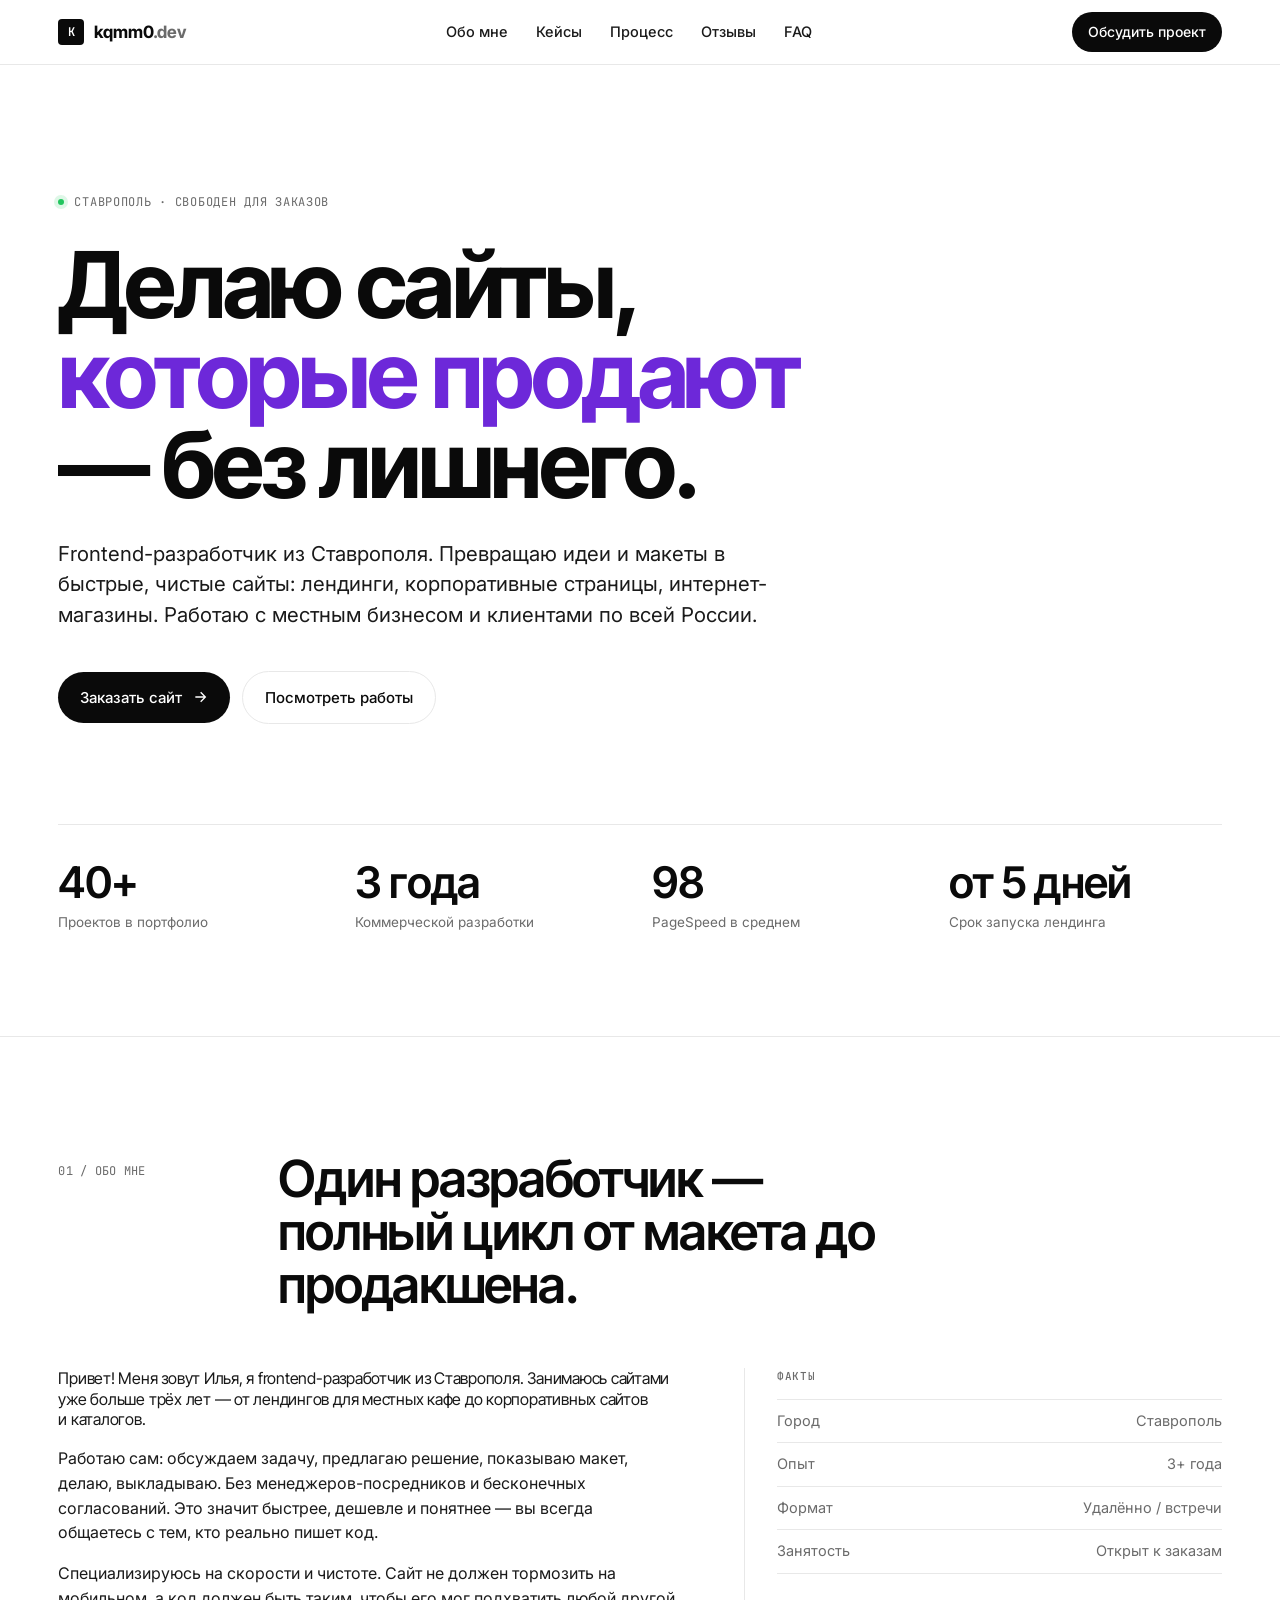
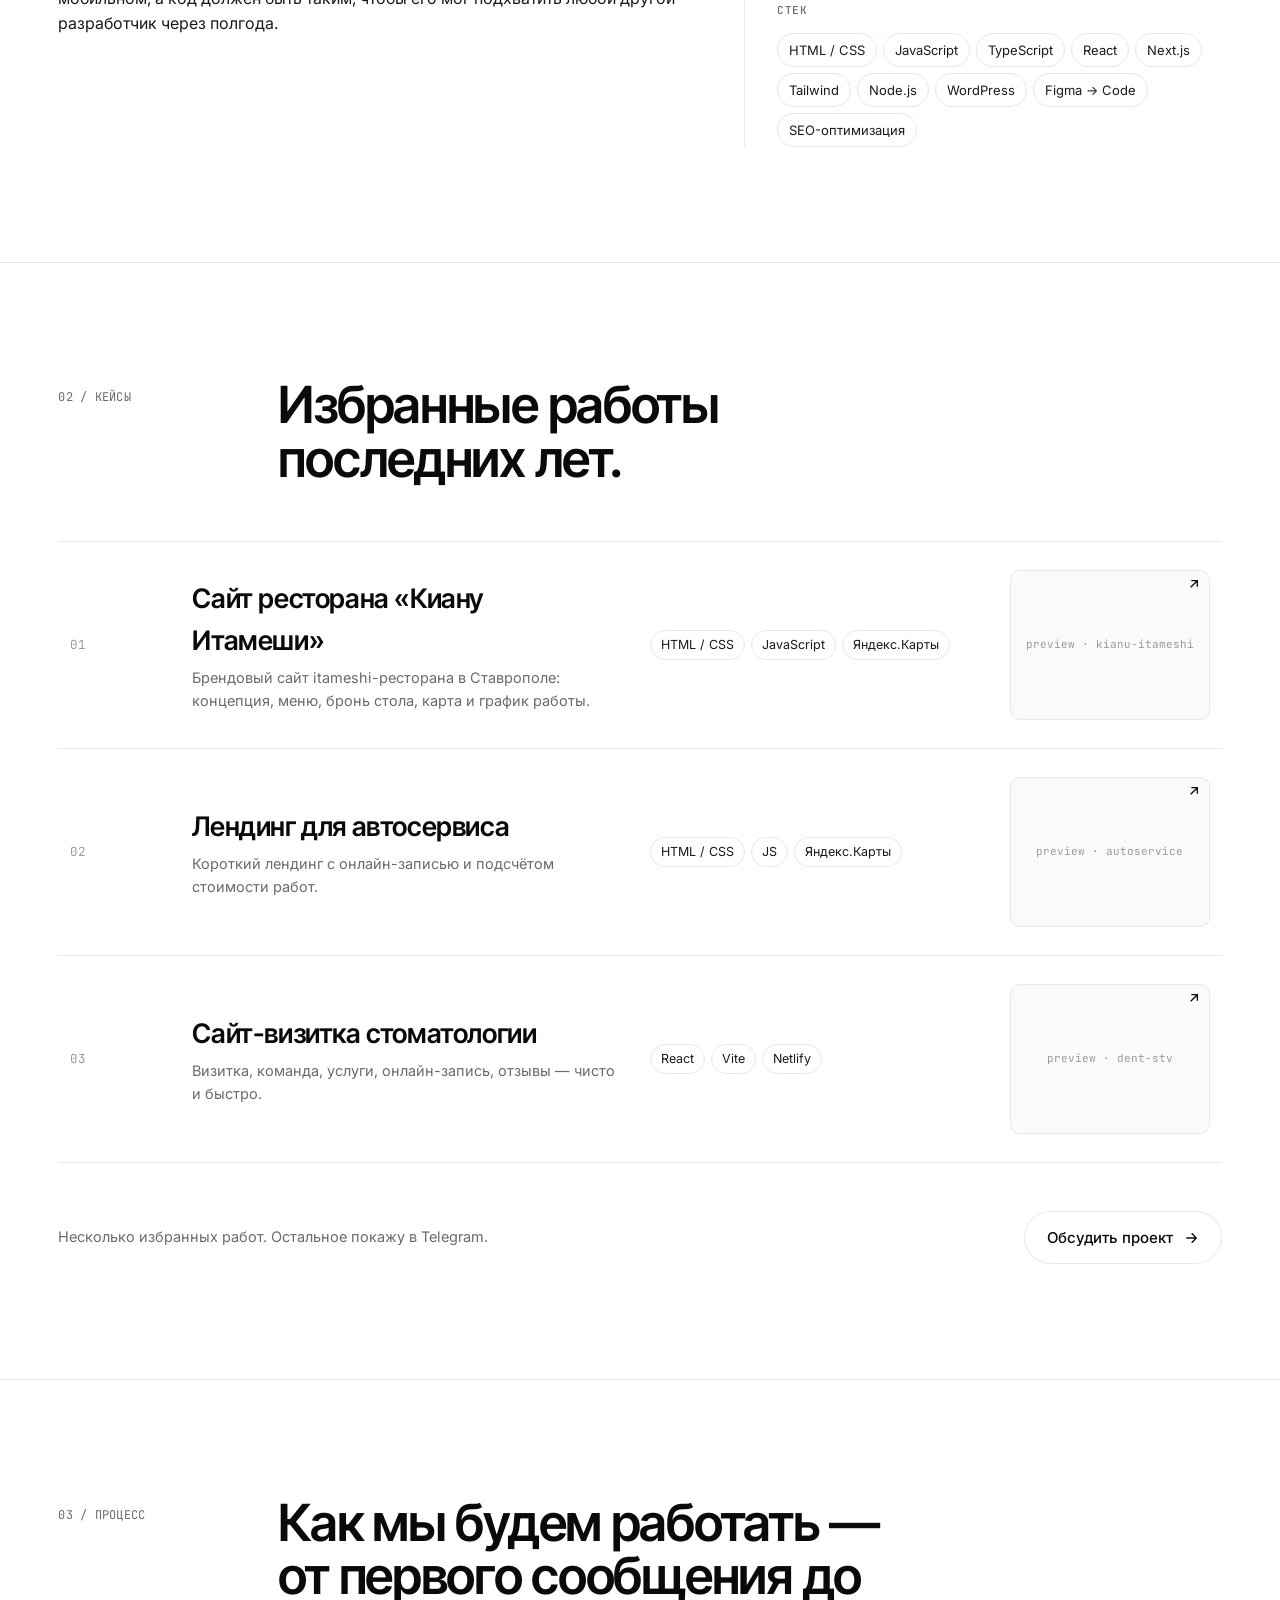
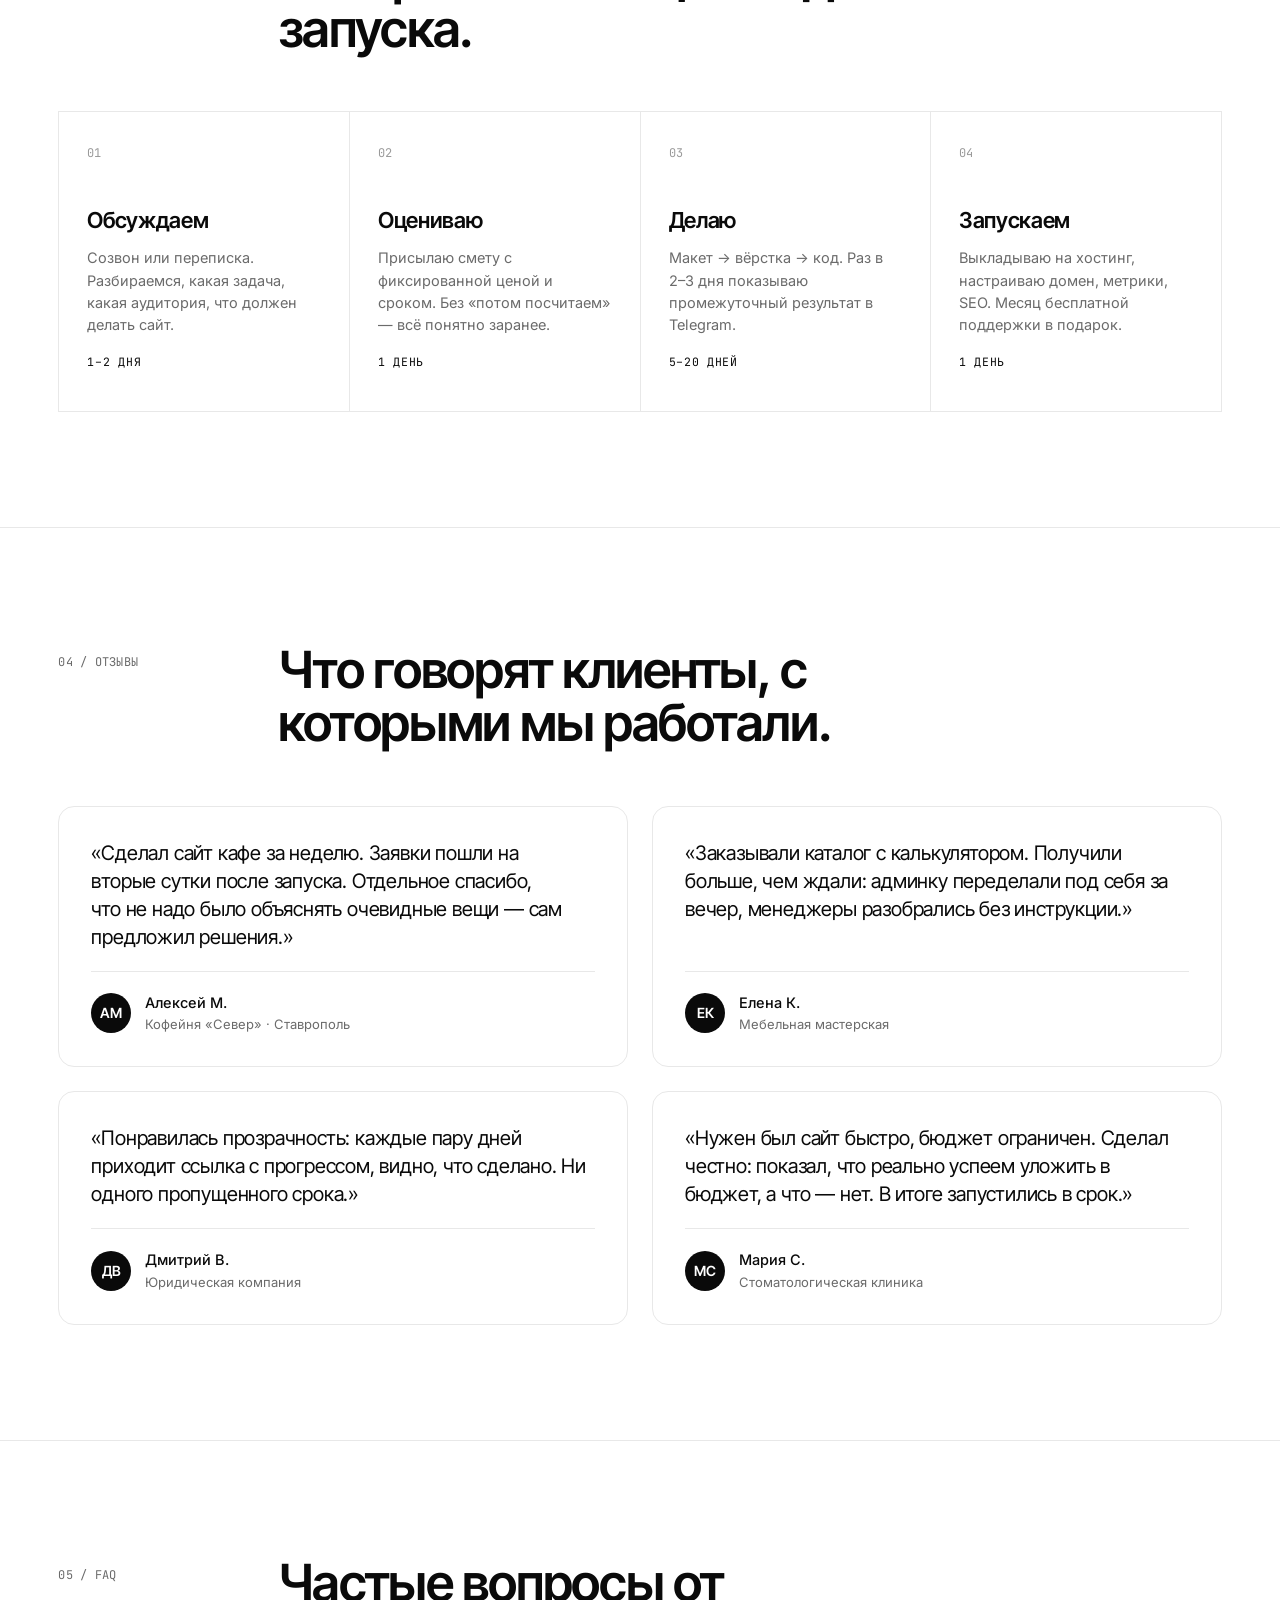
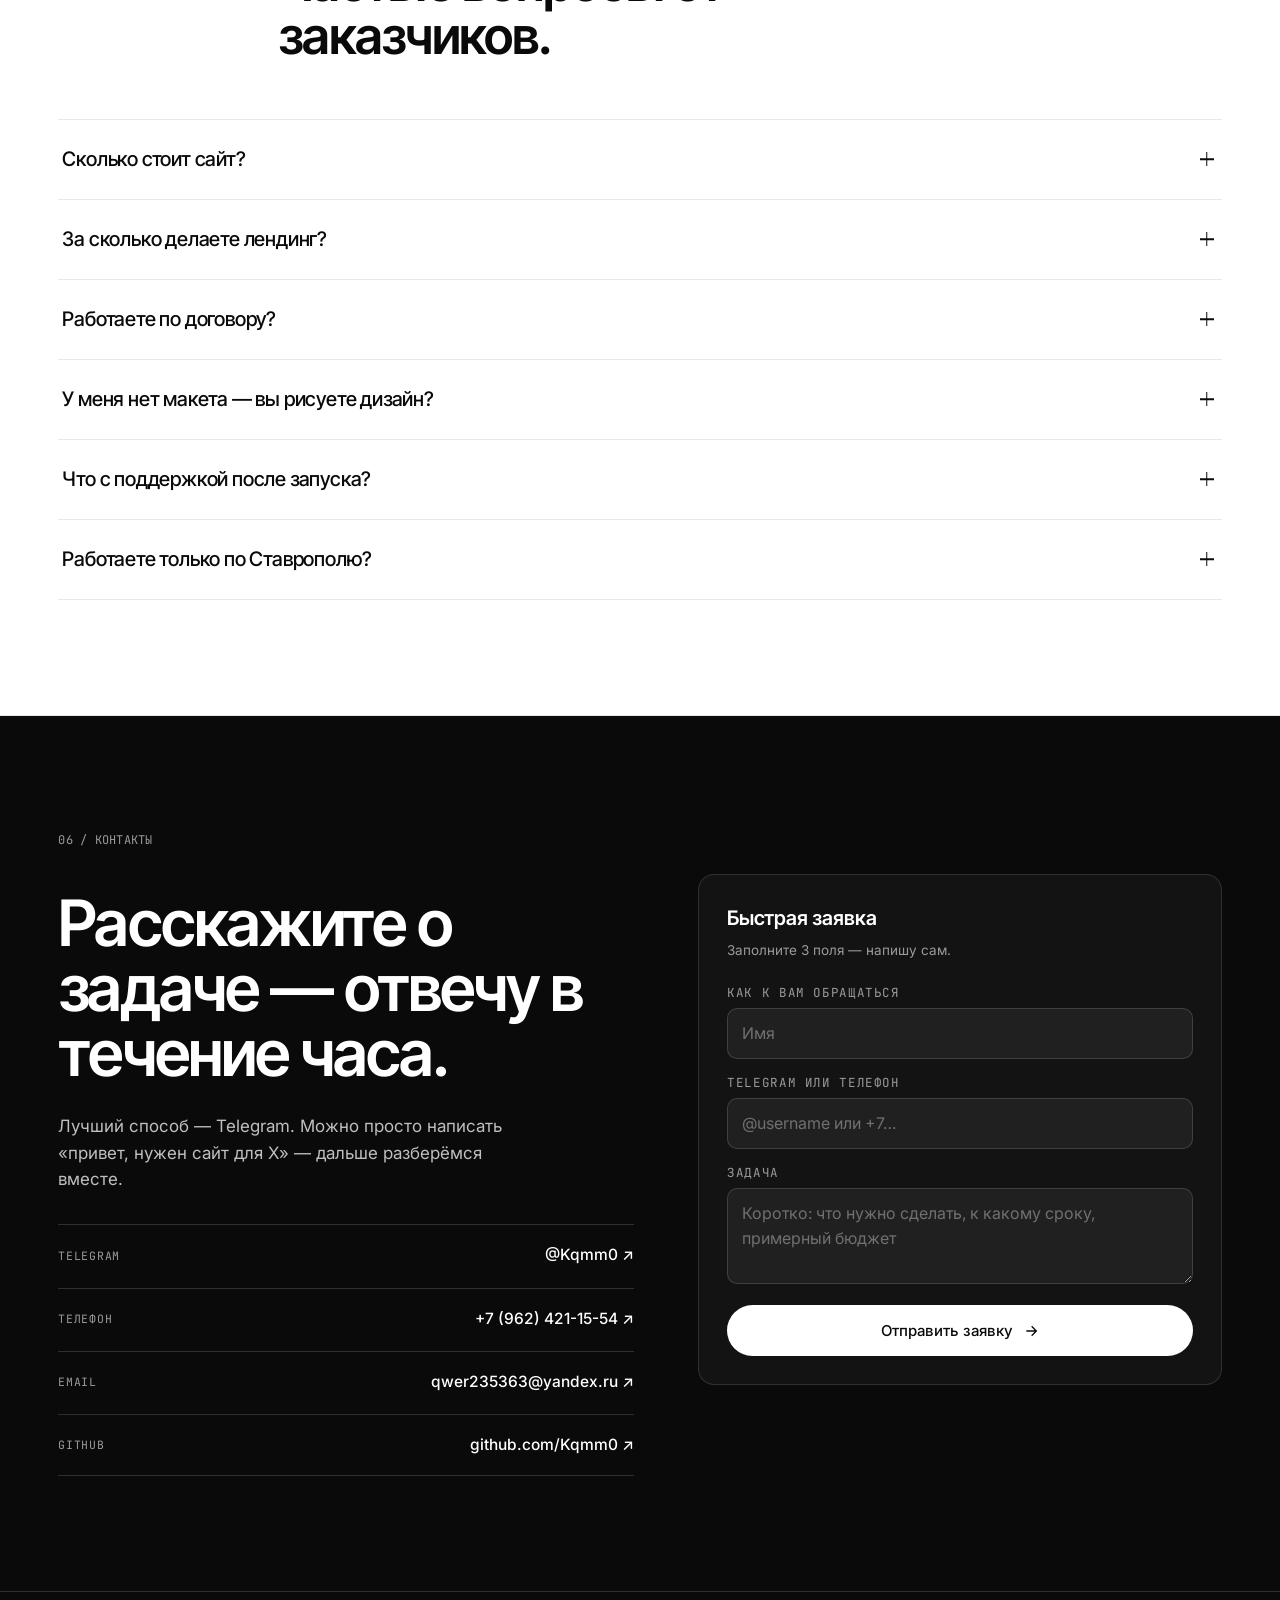
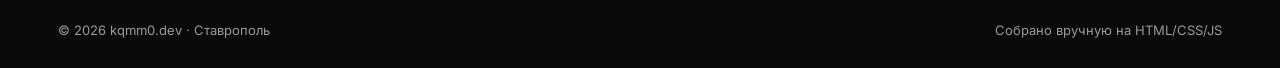
<file: index.html>
<!doctype html>
<html lang="ru">
<head>
<meta charset="utf-8" />
<meta name="viewport" content="width=device-width, initial-scale=1" />
<title>Frontend-разработчик — Ставрополь</title>
<link rel="preconnect" href="https://fonts.googleapis.com" />
<link rel="preconnect" href="https://fonts.gstatic.com" crossorigin />
<link href="https://fonts.googleapis.com/css2?family=Inter:wght@400;500;600;700&family=Inter+Tight:wght@400;500;600;700;800&family=JetBrains+Mono:wght@400;500&display=swap" rel="stylesheet" />
<style>
  /* ---------- tokens ---------- */
  :root {
    --bg: #ffffff;
    --bg-soft: #fafafa;
    --ink: #0a0a0a;
    --ink-2: #1a1a1a;
    --muted: #6b6b6b;
    --muted-2: #9a9a9a;
    --line: #e8e8e8;
    --line-strong: #111;
    --accent: #6d28d9;
    --accent-ink: #ffffff;

    --font-display: "Inter Tight", Inter, system-ui, sans-serif;
    --font-text: Inter, system-ui, sans-serif;
    --font-mono: "JetBrains Mono", ui-monospace, monospace;

    --content: 1240px;
    --gutter: clamp(20px, 3vw, 40px);

    --r-sm: 6px;
    --r-md: 10px;
    --r-lg: 16px;
  }

  * { box-sizing: border-box; }
  html, body { margin: 0; padding: 0; }
  html { scroll-behavior: smooth; }
  body {
    font-family: var(--font-text);
    color: var(--ink);
    background: var(--bg);
    font-size: 16px;
    line-height: 1.55;
    -webkit-font-smoothing: antialiased;
    text-rendering: optimizeLegibility;
  }

  a { color: inherit; text-decoration: none; }
  button { font: inherit; cursor: pointer; background: none; border: 0; color: inherit; }
  img { max-width: 100%; display: block; }

  .wrap { max-width: var(--content); margin: 0 auto; padding: 0 var(--gutter); }

  .mono { font-family: var(--font-mono); font-size: 12px; letter-spacing: 0.02em; text-transform: uppercase; color: var(--muted); }

  /* ---------- NAV ---------- */
  .nav {
    position: sticky; top: 0; z-index: 50;
    background: rgba(255,255,255,0.85);
    backdrop-filter: saturate(1.2) blur(10px);
    -webkit-backdrop-filter: saturate(1.2) blur(10px);
    border-bottom: 1px solid var(--line);
  }
  .nav-inner {
    display: flex; align-items: center; justify-content: space-between;
    height: 64px;
  }
  .brand {
    display: flex; align-items: center; gap: 10px;
    font-family: var(--font-display);
    font-weight: 700; letter-spacing: -0.01em;
    font-size: 17px;
  }
  .brand-mark {
    width: 26px; height: 26px; display: grid; place-items: center;
    background: var(--ink); color: #fff;
    font-family: var(--font-mono); font-size: 12px; font-weight: 600;
    border-radius: 4px;
  }
  .nav-links { display: flex; gap: 28px; }
  .nav-links a { color: var(--ink-2); font-size: 14.5px; font-weight: 500; }
  .nav-links a:hover { color: var(--accent); }
  .nav-cta {
    padding: 9px 16px; border-radius: 999px;
    background: var(--ink); color: #fff;
    font-size: 14px; font-weight: 500;
    transition: background .2s;
  }
  .nav-cta:hover { background: var(--accent); }

  @media (max-width: 760px) {
    .nav-links { display: none; }
  }

  /* ---------- HERO ---------- */
  .hero {
    padding: clamp(60px, 10vw, 140px) 0 clamp(60px, 8vw, 110px);
    border-bottom: 1px solid var(--line);
    position: relative;
  }
  .hero-meta {
    display: flex; align-items: center; gap: 10px;
    margin-bottom: 28px;
    font-family: var(--font-mono); font-size: 12px; color: var(--muted);
    text-transform: uppercase; letter-spacing: 0.06em;
  }
  .hero-meta .dot { width: 6px; height: 6px; background: #22c55e; border-radius: 50%; box-shadow: 0 0 0 4px rgba(34,197,94,0.15); }

  .hero-title {
    font-family: var(--font-display);
    font-weight: 700;
    letter-spacing: -0.035em;
    font-size: clamp(40px, 7.2vw, 112px);
    line-height: 0.98;
    margin: 0 0 28px;
    max-width: 14ch;
  }
  .hero-title em { font-style: normal; color: var(--accent); }

  .hero-sub {
    font-size: clamp(17px, 1.6vw, 21px);
    max-width: 58ch;
    color: var(--ink-2);
    line-height: 1.5;
    margin: 0 0 40px;
  }

  .hero-ctas { display: flex; flex-wrap: wrap; gap: 12px; align-items: center; }
  .btn {
    display: inline-flex; align-items: center; gap: 10px;
    padding: 14px 22px;
    border-radius: 999px;
    font-weight: 500; font-size: 15px;
    transition: transform .15s, background .2s, color .2s, border-color .2s;
  }
  .btn-primary { background: var(--ink); color: #fff; }
  .btn-primary:hover { background: var(--accent); }
  .btn-ghost { border: 1px solid var(--line); color: var(--ink); background: #fff; }
  .btn-ghost:hover { border-color: var(--ink); }
  .btn svg { width: 16px; height: 16px; }

  .hero-stats {
    display: grid; grid-template-columns: repeat(4, 1fr);
    gap: 24px;
    margin-top: clamp(60px, 8vw, 100px);
    padding-top: 36px;
    border-top: 1px solid var(--line);
  }
  .stat-num {
    font-family: var(--font-display);
    font-weight: 600; letter-spacing: -0.02em;
    font-size: clamp(28px, 3.4vw, 44px);
    line-height: 1;
  }
  .stat-label { margin-top: 8px; color: var(--muted); font-size: 13.5px; }

  @media (max-width: 720px) {
    .hero-stats { grid-template-columns: repeat(2, 1fr); gap: 28px; }
  }

  /* ---------- section ---------- */
  .section { padding: clamp(70px, 9vw, 130px) 0; border-bottom: 1px solid var(--line); }
  .section-head {
    display: grid; grid-template-columns: 180px 1fr; gap: 40px;
    margin-bottom: 56px; align-items: start;
  }
  .section-head h2 {
    font-family: var(--font-display);
    font-size: clamp(30px, 4vw, 52px);
    letter-spacing: -0.025em;
    line-height: 1.04;
    margin: 0;
    font-weight: 600;
    max-width: 20ch;
  }
  .section-head .kicker { padding-top: 10px; }
  @media (max-width: 760px) {
    .section-head { grid-template-columns: 1fr; gap: 14px; margin-bottom: 40px; }
  }

  /* ---------- ABOUT ---------- */
  .about-grid {
    display: grid; grid-template-columns: 1.3fr 1fr; gap: 64px;
    align-items: start;
  }
  .about-lead {
    font-family: var(--font-display);
    font-size: clamp(22px, 2.4vw, 30px);
    line-height: 1.3;
    letter-spacing: -0.015em;
    margin: 0 0 24px;
    text-wrap: pretty;
  }
  .about-body p { color: var(--ink-2); margin: 0 0 16px; font-size: 16px; }
  .about-body p:last-child { margin-bottom: 0; }

  .about-side { border-left: 1px solid var(--line); padding-left: 32px; }
  .about-side h4 { font-family: var(--font-mono); font-size: 11px; text-transform: uppercase; letter-spacing: 0.08em; color: var(--muted); margin: 0 0 14px; font-weight: 500; }
  .about-side ul { margin: 0 0 28px; padding: 0; list-style: none; }
  .about-side li { padding: 10px 0; border-top: 1px solid var(--line); display: flex; justify-content: space-between; font-size: 14.5px; }
  .about-side li:last-child { border-bottom: 1px solid var(--line); }
  .about-side li span { color: var(--muted); }

  .stack-chips { display: flex; flex-wrap: wrap; gap: 6px; }
  .chip {
    padding: 6px 11px; border: 1px solid var(--line); border-radius: 999px;
    font-size: 13px; color: var(--ink-2); background: #fff;
  }

  @media (max-width: 860px) {
    .about-grid { grid-template-columns: 1fr; gap: 40px; }
    .about-side { border-left: 0; padding-left: 0; border-top: 1px solid var(--line); padding-top: 32px; }
  }

  /* ---------- CASES ---------- */
  .cases { display: grid; gap: 0; border-top: 1px solid var(--line); }
  .case {
    display: grid; grid-template-columns: 90px 1.3fr 1fr 200px;
    gap: 32px; align-items: center;
    padding: 28px 12px 28px;
    border-bottom: 1px solid var(--line);
    cursor: pointer; position: relative;
    transition: background .25s, padding .25s;
  }
  .case:hover { background: var(--bg-soft); padding-left: 22px; }
  .case-num { font-family: var(--font-mono); font-size: 12.5px; color: var(--muted-2); }
  .case-info h3 {
    font-family: var(--font-display); font-weight: 600; letter-spacing: -0.015em;
    font-size: clamp(20px, 2.1vw, 28px); margin: 0 0 6px;
  }
  .case-info p { color: var(--muted); margin: 0; font-size: 14.5px; }
  .case-tags { display: flex; flex-wrap: wrap; gap: 6px; }
  .case-tags .chip { font-size: 12.5px; padding: 4px 10px; }
  .case-preview {
    aspect-ratio: 4 / 3;
    border: 1px solid var(--line); border-radius: var(--r-md);
    overflow: hidden; background: var(--bg-soft);
    position: relative;
  }
  .case-preview .ph {
    position: absolute; inset: 0; display: grid; place-items: center;
    font-family: var(--font-mono); font-size: 11px; color: var(--muted-2);
  }
  .case-arrow {
    position: absolute; top: 28px; right: 14px;
    width: 28px; height: 28px; border-radius: 999px;
    display: grid; place-items: center; color: var(--ink);
    transition: transform .25s, background .2s, color .2s;
  }
  .case:hover .case-arrow { transform: rotate(-45deg); background: var(--ink); color: #fff; }

  @media (max-width: 900px) {
    .case { grid-template-columns: 60px 1fr; }
    .case-tags, .case-preview { display: none; }
    .case-arrow { top: 32px; right: 12px; }
  }

  /* ---------- PROCESS ---------- */
  .process { display: grid; grid-template-columns: repeat(4, 1fr); gap: 0; border-top: 1px solid var(--line); border-left: 1px solid var(--line); }
  .step {
    padding: 32px 28px 40px;
    border-right: 1px solid var(--line);
    border-bottom: 1px solid var(--line);
    position: relative;
    min-height: 240px;
    display: flex; flex-direction: column;
  }
  .step-num { font-family: var(--font-mono); font-size: 12px; color: var(--muted-2); }
  .step-title {
    font-family: var(--font-display); font-size: 22px; font-weight: 600; letter-spacing: -0.015em;
    margin: 40px 0 10px;
  }
  .step-desc { color: var(--muted); font-size: 14.5px; margin: 0; flex: 1; }
  .step-time {
    margin-top: 16px; font-family: var(--font-mono); font-size: 11.5px;
    color: var(--ink); text-transform: uppercase; letter-spacing: 0.06em;
  }
  @media (max-width: 860px) {
    .process { grid-template-columns: repeat(2, 1fr); }
  }
  @media (max-width: 520px) {
    .process { grid-template-columns: 1fr; }
  }

  /* ---------- REVIEWS ---------- */
  .reviews { display: grid; grid-template-columns: repeat(2, 1fr); gap: 24px; }
  .review {
    border: 1px solid var(--line); border-radius: var(--r-lg);
    padding: 32px; background: #fff;
    display: flex; flex-direction: column; gap: 20px;
  }
  .review blockquote {
    margin: 0;
    font-family: var(--font-display);
    font-size: 20px; line-height: 1.4; letter-spacing: -0.01em;
    text-wrap: pretty;
    color: var(--ink);
    flex: 1;
  }
  .review-who { display: flex; align-items: center; gap: 14px; padding-top: 20px; border-top: 1px solid var(--line); }
  .avatar {
    width: 40px; height: 40px; border-radius: 50%;
    background: var(--ink); color: #fff;
    display: grid; place-items: center;
    font-family: var(--font-display); font-weight: 600; font-size: 14px;
  }
  .review-name { font-weight: 500; font-size: 14.5px; }
  .review-role { color: var(--muted); font-size: 13px; }
  @media (max-width: 760px) { .reviews { grid-template-columns: 1fr; } }

  /* ---------- FAQ ---------- */
  .faq { border-top: 1px solid var(--line); }
  .faq-item { border-bottom: 1px solid var(--line); }
  .faq-q {
    width: 100%; text-align: left;
    display: flex; justify-content: space-between; align-items: center; gap: 20px;
    padding: 24px 4px;
    font-family: var(--font-display); font-size: clamp(17px, 1.7vw, 20px);
    font-weight: 500; letter-spacing: -0.01em;
    color: var(--ink);
  }
  .faq-q .plus {
    width: 22px; height: 22px; flex: 0 0 22px; position: relative;
    transition: transform .25s;
  }
  .faq-q .plus::before, .faq-q .plus::after {
    content: ""; position: absolute; background: var(--ink);
    left: 50%; top: 50%; transform: translate(-50%, -50%);
  }
  .faq-q .plus::before { width: 14px; height: 1.5px; }
  .faq-q .plus::after { width: 1.5px; height: 14px; transition: transform .25s; }
  .faq-item.open .faq-q .plus::after { transform: translate(-50%, -50%) rotate(90deg); }

  .faq-a {
    max-height: 0; overflow: hidden;
    transition: max-height .3s ease;
  }
  .faq-a-inner { padding: 0 4px 24px; color: var(--muted); font-size: 15px; max-width: 70ch; }
  .faq-item.open .faq-a { max-height: 400px; }

  /* ---------- CONTACT ---------- */
  .contact {
    padding: clamp(70px, 9vw, 130px) 0;
    background: var(--ink); color: #fff;
  }
  .contact .mono { color: #9a9a9a; }
  .contact-grid { display: grid; grid-template-columns: 1.1fr 1fr; gap: 64px; align-items: start; }
  .contact h2 {
    font-family: var(--font-display);
    font-size: clamp(36px, 5vw, 72px);
    letter-spacing: -0.03em; line-height: 1.02;
    margin: 16px 0 28px; font-weight: 600;
    text-wrap: pretty;
  }
  .contact p { color: #bfbfbf; font-size: 17px; max-width: 44ch; margin: 0 0 32px; }

  .contact-list { display: grid; gap: 2px; }
  .contact-item {
    display: flex; justify-content: space-between; align-items: center;
    padding: 18px 0; border-top: 1px solid rgba(255,255,255,0.15);
    font-size: 15.5px;
    transition: padding .2s;
  }
  .contact-item:last-child { border-bottom: 1px solid rgba(255,255,255,0.15); }
  .contact-item:hover { padding-left: 10px; }
  .contact-item .label { color: #9a9a9a; font-family: var(--font-mono); font-size: 11.5px; text-transform: uppercase; letter-spacing: 0.06em; }
  .contact-item .val { font-weight: 500; }

  .form {
    background: rgba(255,255,255,0.04);
    border: 1px solid rgba(255,255,255,0.12);
    border-radius: var(--r-lg);
    padding: 28px;
  }
  .form h3 { font-family: var(--font-display); font-size: 20px; margin: 0 0 6px; font-weight: 600; }
  .form p.small { color: #9a9a9a; font-size: 13.5px; margin: 0 0 22px; }
  .field { margin-bottom: 14px; }
  .field label { display: block; font-size: 12.5px; color: #9a9a9a; margin-bottom: 6px; font-family: var(--font-mono); text-transform: uppercase; letter-spacing: 0.05em; }
  .field input, .field textarea {
    width: 100%; padding: 12px 14px;
    background: rgba(255,255,255,0.06);
    border: 1px solid rgba(255,255,255,0.14);
    border-radius: 10px; color: #fff; font: inherit;
    transition: border-color .2s, background .2s;
  }
  .field textarea { min-height: 96px; resize: vertical; }
  .field input:focus, .field textarea:focus { outline: none; border-color: #fff; background: rgba(255,255,255,0.1); }
  .field input::placeholder, .field textarea::placeholder { color: #707070; }
  .form .btn-primary {
    background: #fff; color: var(--ink); width: 100%; justify-content: center;
    padding: 14px;
  }
  .form .btn-primary:hover { background: var(--accent); color: #fff; }

  @media (max-width: 860px) {
    .contact-grid { grid-template-columns: 1fr; gap: 40px; }
  }

  /* ---------- FOOTER ---------- */
  footer {
    padding: 28px 0;
    border-top: 1px solid rgba(255,255,255,0.15);
    background: var(--ink); color: #9a9a9a;
    font-size: 13px;
  }
  .footer-inner { display: flex; justify-content: space-between; align-items: center; gap: 20px; flex-wrap: wrap; }

  /* scroll-reveal */
  .reveal { opacity: 0; transform: translateY(14px); transition: opacity .6s ease, transform .6s ease; }
  .reveal.in { opacity: 1; transform: none; }
</style>
</head>
<body>

<!-- NAV -->
<nav class="nav">
  <div class="wrap nav-inner">
    <a href="#top" class="brand">
      <span class="brand-mark">K</span>
      <span>kqmm0<span style="color: var(--muted);">.dev</span></span>
    </a>
    <div class="nav-links">
      <a href="#about">Обо&nbsp;мне</a>
      <a href="#cases">Кейсы</a>
      <a href="#process">Процесс</a>
      <a href="#reviews">Отзывы</a>
      <a href="#faq">FAQ</a>
    </div>
    <a href="#contact" class="nav-cta">Обсудить проект</a>
  </div>
</nav>

<!-- HERO -->
<section id="top" class="hero">
  <div class="wrap">
    <div class="hero-meta">
      <span class="dot"></span>
      <span>Ставрополь · Свободен для заказов</span>
    </div>
    <h1 class="hero-title">
      Делаю сайты, <em>которые продают</em> — без лишнего.
    </h1>
    <p class="hero-sub">
      Frontend-разработчик из Ставрополя. Превращаю идеи и макеты в быстрые, чистые сайты:
      лендинги, корпоративные страницы, интернет-магазины. Работаю с местным бизнесом и клиентами по всей России.
    </p>
    <div class="hero-ctas">
      <a href="#contact" class="btn btn-primary">
        Заказать сайт
        <svg viewBox="0 0 24 24" fill="none" stroke="currentColor" stroke-width="2"><path d="M5 12h14M13 5l7 7-7 7"/></svg>
      </a>
      <a href="#cases" class="btn btn-ghost">Посмотреть работы</a>
    </div>

    <div class="hero-stats">
      <div>
        <div class="stat-num">40+</div>
        <div class="stat-label">Проектов в&nbsp;портфолио</div>
      </div>
      <div>
        <div class="stat-num">3&nbsp;года</div>
        <div class="stat-label">Коммерческой разработки</div>
      </div>
      <div>
        <div class="stat-num">98</div>
        <div class="stat-label">PageSpeed в&nbsp;среднем</div>
      </div>
      <div>
        <div class="stat-num">от&nbsp;5&nbsp;дней</div>
        <div class="stat-label">Срок запуска лендинга</div>
      </div>
    </div>
  </div>
</section>

<!-- ABOUT -->
<section id="about" class="section">
  <div class="wrap">
    <div class="section-head">
      <div class="kicker mono">01 / Обо мне</div>
      <h2>Один разработчик — полный цикл от макета до продакшена.</h2>
    </div>

    <div class="about-grid">
      <div class="about-body">
        <p class="about-lead">
          Привет! Меня зовут Илья, я frontend-разработчик из Ставрополя. Занимаюсь сайтами
          уже больше трёх лет — от лендингов для местных кафе до корпоративных сайтов и каталогов.
        </p>
        <p>
          Работаю сам: обсуждаем задачу, предлагаю решение, показываю макет, делаю, выкладываю.
          Без менеджеров-посредников и бесконечных согласований. Это значит быстрее, дешевле
          и понятнее — вы всегда общаетесь с тем, кто реально пишет код.
        </p>
        <p>
          Специализируюсь на скорости и чистоте. Сайт не должен тормозить на мобильном,
          а код должен быть таким, чтобы его мог подхватить любой другой разработчик
          через полгода.
        </p>
      </div>
      <aside class="about-side">
        <h4>Факты</h4>
        <ul>
          <li><span>Город</span><span>Ставрополь</span></li>
          <li><span>Опыт</span><span>3+ года</span></li>
          <li><span>Формат</span><span>Удалённо / встречи</span></li>
          <li><span>Занятость</span><span>Открыт к заказам</span></li>
        </ul>

        <h4>Стек</h4>
        <div class="stack-chips">
          <span class="chip">HTML / CSS</span>
          <span class="chip">JavaScript</span>
          <span class="chip">TypeScript</span>
          <span class="chip">React</span>
          <span class="chip">Next.js</span>
          <span class="chip">Tailwind</span>
          <span class="chip">Node.js</span>
          <span class="chip">WordPress</span>
          <span class="chip">Figma → Code</span>
          <span class="chip">SEO-оптимизация</span>
        </div>
      </aside>
    </div>
  </div>
</section>

<!-- CASES -->
<section id="cases" class="section">
  <div class="wrap">
    <div class="section-head">
      <div class="kicker mono">02 / Кейсы</div>
      <h2>Избранные работы последних лет.</h2>
    </div>

    <div class="cases">
      <a class="case" href="#contact">
        <div class="case-num">01</div>
        <div class="case-info">
          <h3>Сайт ресторана «Киану Итамеши»</h3>
          <p>Брендовый сайт itameshi-ресторана в Ставрополе: концепция, меню, бронь стола, карта и график работы.</p>
        </div>
        <div class="case-tags">
          <span class="chip">HTML / CSS</span>
          <span class="chip">JavaScript</span>
          <span class="chip">Яндекс.Карты</span>
        </div>
        <div class="case-preview">
          <div class="ph">preview · kianu-itameshi</div>
        </div>
        <div class="case-arrow">
          <svg width="16" height="16" viewBox="0 0 24 24" fill="none" stroke="currentColor" stroke-width="2"><path d="M7 17L17 7M8 7h9v9"/></svg>
        </div>
      </a>

      <a class="case" href="#contact">
        <div class="case-num">02</div>
        <div class="case-info">
          <h3>Лендинг для автосервиса</h3>
          <p>Короткий лендинг с онлайн-записью и подсчётом стоимости работ.</p>
        </div>
        <div class="case-tags">
          <span class="chip">HTML / CSS</span>
          <span class="chip">JS</span>
          <span class="chip">Яндекс.Карты</span>
        </div>
        <div class="case-preview"><div class="ph">preview · autoservice</div></div>
        <div class="case-arrow">
          <svg width="16" height="16" viewBox="0 0 24 24" fill="none" stroke="currentColor" stroke-width="2"><path d="M7 17L17 7M8 7h9v9"/></svg>
        </div>
      </a>

      <a class="case" href="#contact">
        <div class="case-num">03</div>
        <div class="case-info">
          <h3>Сайт-визитка стоматологии</h3>
          <p>Визитка, команда, услуги, онлайн-запись, отзывы — чисто и быстро.</p>
        </div>
        <div class="case-tags">
          <span class="chip">React</span>
          <span class="chip">Vite</span>
          <span class="chip">Netlify</span>
        </div>
        <div class="case-preview"><div class="ph">preview · dent-stv</div></div>
        <div class="case-arrow">
          <svg width="16" height="16" viewBox="0 0 24 24" fill="none" stroke="currentColor" stroke-width="2"><path d="M7 17L17 7M8 7h9v9"/></svg>
        </div>
      </a>
    </div>

    <div style="margin-top: 48px; display: flex; justify-content: space-between; align-items: center; gap: 20px; flex-wrap: wrap;">
      <p style="margin: 0; color: var(--muted); font-size: 14.5px;">Несколько избранных работ. Остальное покажу в Telegram.</p>
      <a href="#contact" class="btn btn-ghost">
        Обсудить проект
        <svg viewBox="0 0 24 24" fill="none" stroke="currentColor" stroke-width="2"><path d="M5 12h14M13 5l7 7-7 7"/></svg>
      </a>
    </div>
  </div>
</section>

<!-- PROCESS -->
<section id="process" class="section">
  <div class="wrap">
    <div class="section-head">
      <div class="kicker mono">03 / Процесс</div>
      <h2>Как мы будем работать — от первого сообщения до запуска.</h2>
    </div>

    <div class="process">
      <div class="step">
        <div class="step-num">01</div>
        <div class="step-title">Обсуждаем</div>
        <p class="step-desc">Созвон или переписка. Разбираемся, какая задача, какая аудитория, что должен делать сайт.</p>
        <div class="step-time">1–2 дня</div>
      </div>
      <div class="step">
        <div class="step-num">02</div>
        <div class="step-title">Оцениваю</div>
        <p class="step-desc">Присылаю смету с фиксированной ценой и сроком. Без «потом посчитаем» — всё понятно заранее.</p>
        <div class="step-time">1 день</div>
      </div>
      <div class="step">
        <div class="step-num">03</div>
        <div class="step-title">Делаю</div>
        <p class="step-desc">Макет → вёрстка → код. Раз в 2–3 дня показываю промежуточный результат в Telegram.</p>
        <div class="step-time">5–20 дней</div>
      </div>
      <div class="step">
        <div class="step-num">04</div>
        <div class="step-title">Запускаем</div>
        <p class="step-desc">Выкладываю на хостинг, настраиваю домен, метрики, SEO. Месяц бесплатной поддержки в подарок.</p>
        <div class="step-time">1 день</div>
      </div>
    </div>
  </div>
</section>

<!-- REVIEWS -->
<section id="reviews" class="section">
  <div class="wrap">
    <div class="section-head">
      <div class="kicker mono">04 / Отзывы</div>
      <h2>Что говорят клиенты, с которыми мы работали.</h2>
    </div>

    <div class="reviews">
      <div class="review">
        <blockquote>«Сделал сайт кафе за неделю. Заявки пошли на вторые сутки после запуска. Отдельное спасибо, что не надо было объяснять очевидные вещи — сам предложил решения.»</blockquote>
        <div class="review-who">
          <div class="avatar">АМ</div>
          <div>
            <div class="review-name">Алексей М.</div>
            <div class="review-role">Кофейня «Север» · Ставрополь</div>
          </div>
        </div>
      </div>

      <div class="review">
        <blockquote>«Заказывали каталог с калькулятором. Получили больше, чем ждали: админку переделали под себя за вечер, менеджеры разобрались без инструкции.»</blockquote>
        <div class="review-who">
          <div class="avatar">ЕК</div>
          <div>
            <div class="review-name">Елена К.</div>
            <div class="review-role">Мебельная мастерская</div>
          </div>
        </div>
      </div>

      <div class="review">
        <blockquote>«Понравилась прозрачность: каждые пару дней приходит ссылка с прогрессом, видно, что сделано. Ни одного пропущенного срока.»</blockquote>
        <div class="review-who">
          <div class="avatar">ДВ</div>
          <div>
            <div class="review-name">Дмитрий В.</div>
            <div class="review-role">Юридическая компания</div>
          </div>
        </div>
      </div>

      <div class="review">
        <blockquote>«Нужен был сайт быстро, бюджет ограничен. Сделал честно: показал, что реально успеем уложить в бюджет, а что — нет. В итоге запустились в срок.»</blockquote>
        <div class="review-who">
          <div class="avatar">МС</div>
          <div>
            <div class="review-name">Мария С.</div>
            <div class="review-role">Стоматологическая клиника</div>
          </div>
        </div>
      </div>
    </div>
  </div>
</section>

<!-- FAQ -->
<section id="faq" class="section">
  <div class="wrap">
    <div class="section-head">
      <div class="kicker mono">05 / FAQ</div>
      <h2>Частые вопросы от заказчиков.</h2>
    </div>

    <div class="faq">
      <div class="faq-item">
        <button class="faq-q">Сколько стоит сайт?<span class="plus"></span></button>
        <div class="faq-a"><div class="faq-a-inner">
          Цена договорная и зависит от сложности проекта. Точную цифру называю после 15-минутного созвона — после обсуждения объёма, сроков и интеграций.
        </div></div>
      </div>
      <div class="faq-item">
        <button class="faq-q">За сколько делаете лендинг?<span class="plus"></span></button>
        <div class="faq-a"><div class="faq-a-inner">
          Простой лендинг — 5–7 дней, с нестандартным дизайном и анимациями — 10–14. Срок всегда фиксируется в договоре.
        </div></div>
      </div>
      <div class="faq-item">
        <button class="faq-q">Работаете по договору?<span class="plus"></span></button>
        <div class="faq-a"><div class="faq-a-inner">
          Да. Самозанятый, выдаю чек. Для юрлиц — договор с ТЗ, актом и двумя этапами оплаты (50/50).
        </div></div>
      </div>
      <div class="faq-item">
        <button class="faq-q">У меня нет макета — вы рисуете дизайн?<span class="plus"></span></button>
        <div class="faq-a"><div class="faq-a-inner">
          Да, делаю дизайн в Figma. Не претендую на звание арт-директора, но чистый и понятный UX — гарантирую.
          На сложные проекты могу привлечь знакомого дизайнера.
        </div></div>
      </div>
      <div class="faq-item">
        <button class="faq-q">Что с поддержкой после запуска?<span class="plus"></span></button>
        <div class="faq-a"><div class="faq-a-inner">
          Месяц поддержки включён в стоимость: правки текстов, мелкие баги, помощь с наполнением. Дальше — либо по часам, либо помесячный тариф.
        </div></div>
      </div>
      <div class="faq-item">
        <button class="faq-q">Работаете только по Ставрополю?<span class="plus"></span></button>
        <div class="faq-a"><div class="faq-a-inner">
          Нет, принимаю заказы по всей России и СНГ — 80% коммуникации и так идёт через Telegram и Zoom. Местным могу встретиться очно.
        </div></div>
      </div>
    </div>
  </div>
</section>

<!-- CONTACT -->
<section id="contact" class="contact">
  <div class="wrap">
    <div class="mono">06 / Контакты</div>
    <div class="contact-grid" style="margin-top: 24px;">
      <div>
        <h2>Расскажите о задаче — отвечу в течение часа.</h2>
        <p>Лучший способ — Telegram. Можно просто написать «привет, нужен сайт для X» — дальше разберёмся вместе.</p>

        <div class="contact-list">
          <a class="contact-item" href="https://t.me/Kqmm0">
            <span class="label">Telegram</span>
            <span class="val">@Kqmm0&nbsp;↗</span>
          </a>
          <a class="contact-item" href="tel:+79624211554">
            <span class="label">Телефон</span>
            <span class="val">+7&nbsp;(962)&nbsp;421-15-54&nbsp;↗</span>
          </a>
          <a class="contact-item" href="mailto:qwer235363@yandex.ru">
            <span class="label">Email</span>
            <span class="val">qwer235363@yandex.ru&nbsp;↗</span>
          </a>
          <a class="contact-item" href="https://github.com/Kqmm0">
            <span class="label">GitHub</span>
            <span class="val">github.com/Kqmm0&nbsp;↗</span>
          </a>
        </div>
      </div>

      <form class="form" onsubmit="event.preventDefault(); alert('Спасибо! Я свяжусь с вами в течение часа.'); this.reset();">
        <h3>Быстрая заявка</h3>
        <p class="small">Заполните 3 поля — напишу сам.</p>
        <div class="field">
          <label for="f-name">Как к вам обращаться</label>
          <input id="f-name" required placeholder="Имя" />
        </div>
        <div class="field">
          <label for="f-contact">Telegram или телефон</label>
          <input id="f-contact" required placeholder="@username или +7…" />
        </div>
        <div class="field">
          <label for="f-task">Задача</label>
          <textarea id="f-task" required placeholder="Коротко: что нужно сделать, к какому сроку, примерный бюджет"></textarea>
        </div>
        <button type="submit" class="btn btn-primary">
          Отправить заявку
          <svg viewBox="0 0 24 24" fill="none" stroke="currentColor" stroke-width="2"><path d="M5 12h14M13 5l7 7-7 7"/></svg>
        </button>
      </form>
    </div>
  </div>
</section>

<footer>
  <div class="wrap footer-inner">
    <div>© 2026 kqmm0.dev · Ставрополь</div>
    <div>Собрано вручную на HTML/CSS/JS</div>
  </div>
</footer>

<script>
  document.querySelectorAll('.faq-item .faq-q').forEach(q => {
    q.addEventListener('click', () => {
      q.closest('.faq-item').classList.toggle('open');
    });
  });

  const observer = new IntersectionObserver((entries) => {
    entries.forEach(e => { if (e.isIntersecting) { e.target.classList.add('in'); observer.unobserve(e.target); } });
  }, { threshold: 0.12 });
  document.querySelectorAll('.hero-title, .hero-sub, .hero-ctas, .hero-stats, .section-head, .case, .step, .review, .faq-item, .contact-grid').forEach(el => {
    el.classList.add('reveal'); observer.observe(el);
  });
</script>

</body>
</html>
</file>
